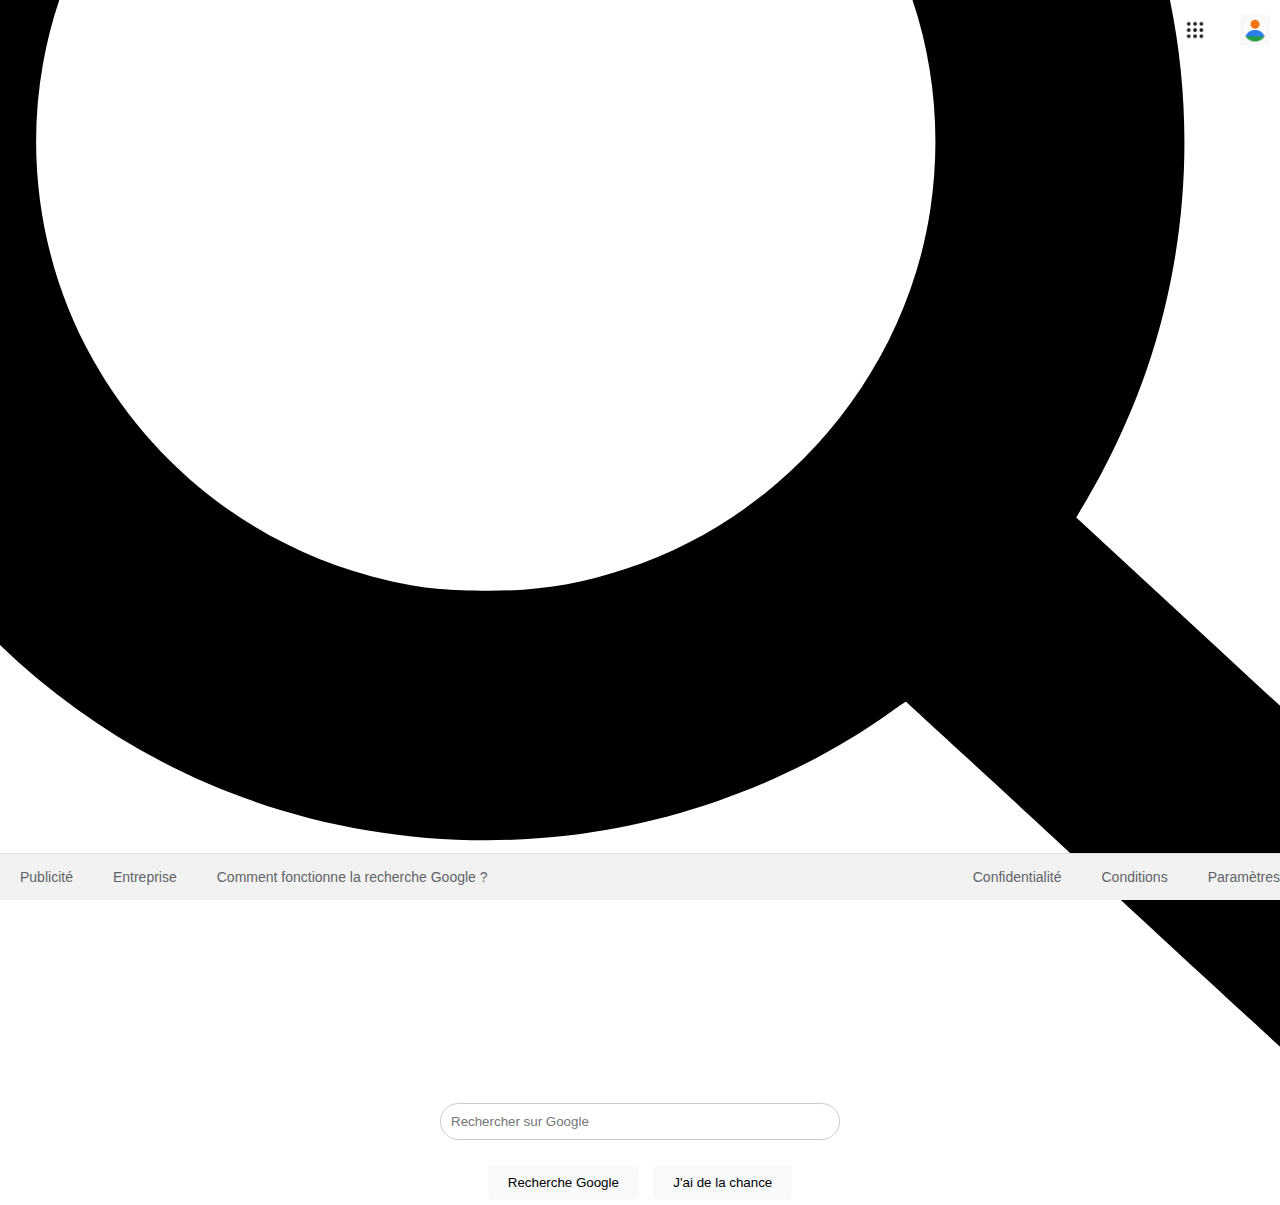
<file: ExerciceGoogle/index.html>
<html lang="fr">
<head>
  <meta charset="UTF-8">
  <title>Mini Google</title>
  <link rel="stylesheet" href="style.css">
</head>
<body>
    <body>
        <header>
          <nav class="menu">
            <ul>
              <li><a href="#" class="test">Gmail</a></li>
              <li><a href="#" class="test">Images</a></li>
              <li><img src="./assets/MenuGoogle.png" alt="menu" width="30" class="assetgoogle">
              <li><img src="./assets/profil.png" alt="menu" width="30" class="assetgoogle">
            </ul>
          </nav>
        </header>
      </body>
<div class="main">
    <img src="./assets/Google.png" alt="Google" width="200" class="image">
  


    <div class="search-box">
        <label for="search-input" class="search-icon">
          <img src="./assets/loupe.svg" alt="Recherche">
        </label>
        <input type="text" id="search-input" placeholder="Rechercher sur Google">
      </div>
      


  <div class="buttons">
    <button>Recherche Google</button>
    <button>J'ai de la chance</button>
  </div>
</div>
  <footer class="footer">
    <div class="footer-left">
      <a href="#">Publicité</a>
      <a href="#">Entreprise</a>
      <a href="#">Comment fonctionne la recherche Google ?</a>
    </div>
    <div class="footer-right">
      <a href="#">Confidentialité</a>
      <a href="#">Conditions</a>
      <a href="#">Paramètres</a>
    </div>
  </footer>
  </body>
</html>
</file>
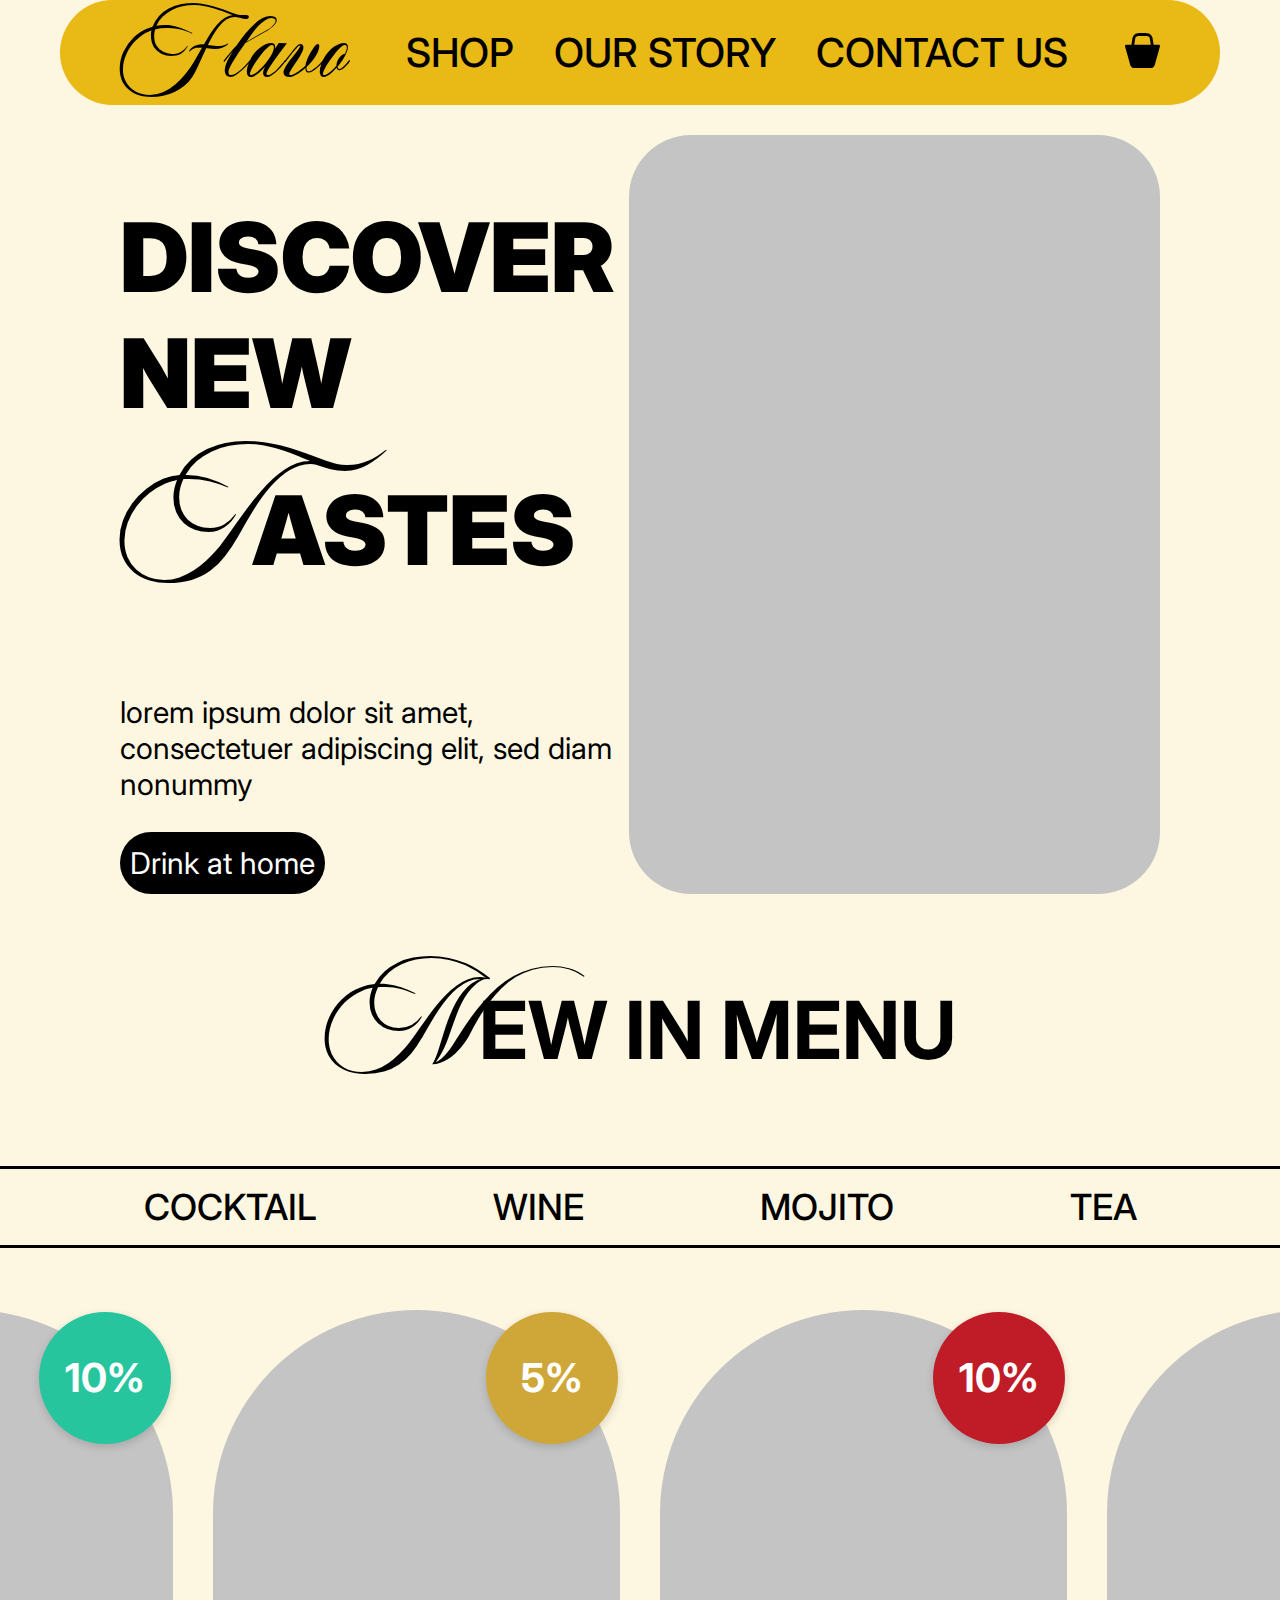
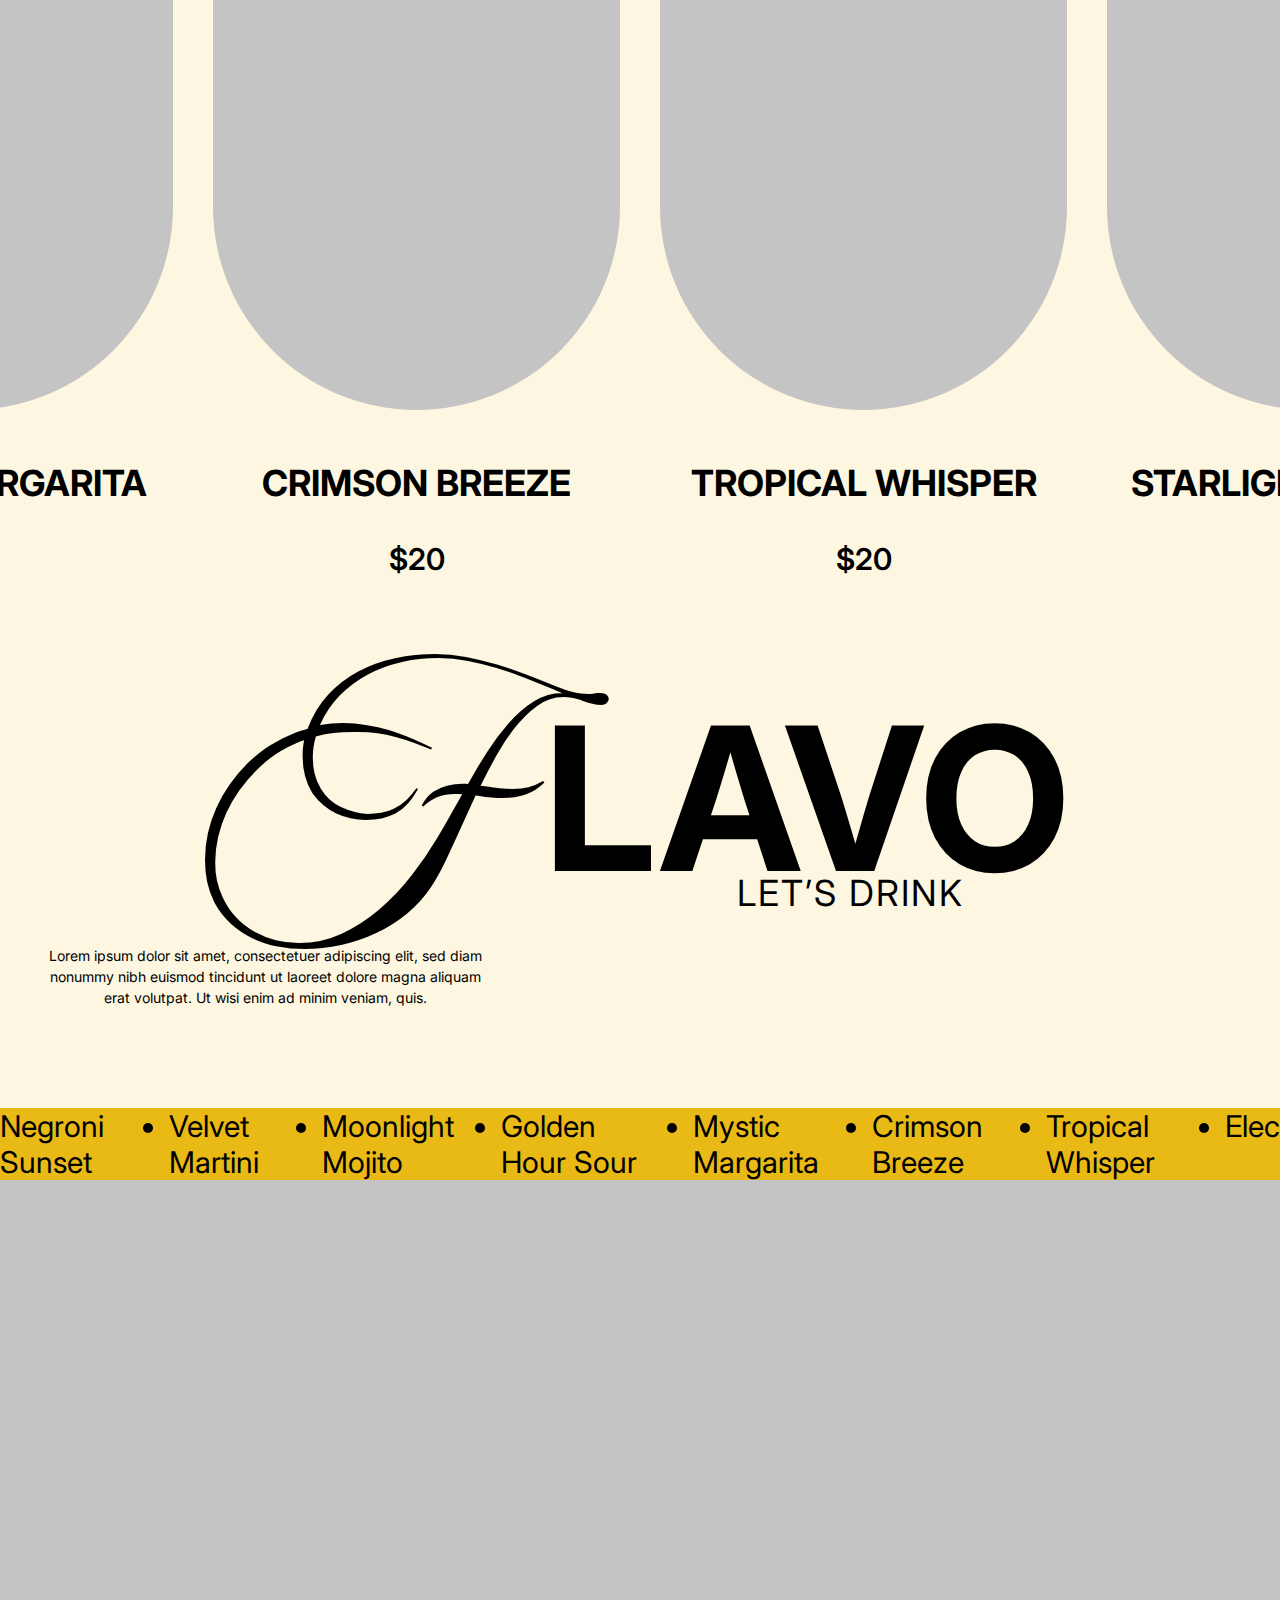
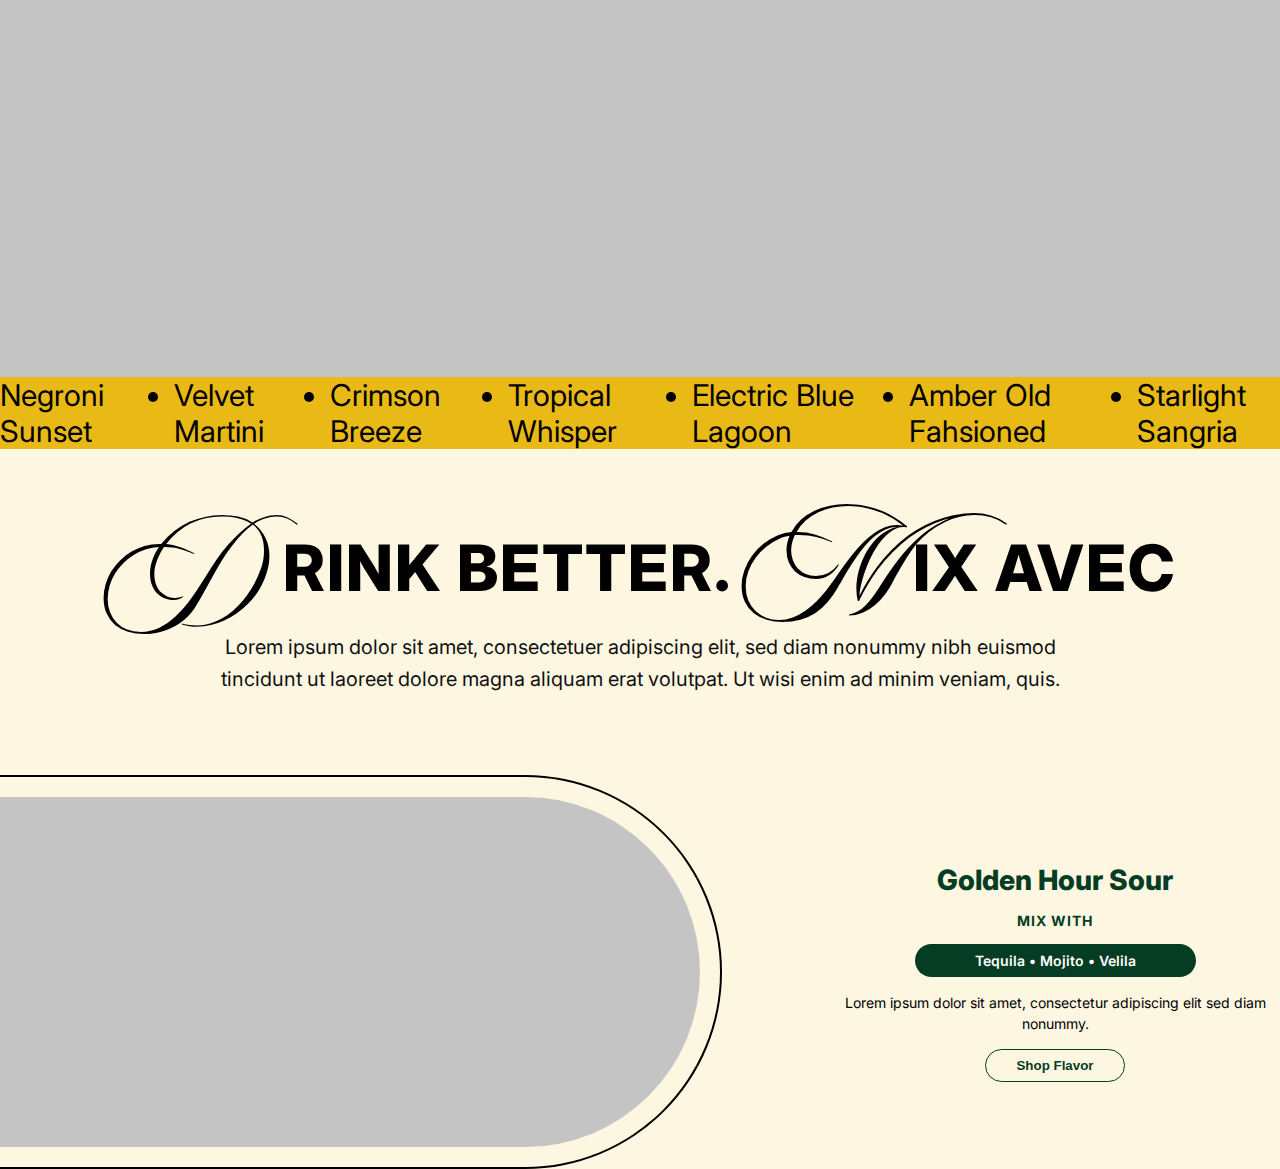
<file: Integration Figma/index.html>
<!DOCTYPE html>
<html lang="en">
<head>
    <meta charset="UTF-8">
    <meta name="viewport" content="width=device-width, initial-scale=1.0">
    <title>Document</title>
    <link rel="stylesheet" href="style.css">   
</head>
    <nav class="yellownav">
        <div>
            <h1>Flavo</h1>
        </div>
        <div class="menu">
            <li>SHOP</li>
            <li>OUR STORY</li>
            <li>CONTACT US</li>
        </div>
        <div>
            <svg width="35" height="35" viewBox="0 0 35 35" fill="none" xmlns="http://www.w3.org/2000/svg">
                <path d="M33.6365 11.6667H28.5757L27.4972 4.87083C27.2798 3.84262 26.8026 2.89566 26.116 2.13049C25.4295 1.36533 24.5593 0.810533 23.5978 0.525C22.6315 0.198856 21.6255 0.0220206 20.6111 0H14.4165C13.4021 0.0220206 12.3961 0.198856 11.4298 0.525C10.4683 0.810533 9.59813 1.36533 8.91159 2.13049C8.22504 2.89566 7.74778 3.84262 7.53047 4.87083L6.45193 11.6667H1.39112C1.17331 11.6653 0.95827 11.7182 0.763517 11.821C0.568764 11.9239 0.399809 12.0739 0.270417 12.2587C0.141026 12.4435 0.0548581 12.6579 0.018935 12.8845C-0.0169881 13.111 -0.00165026 13.3434 0.0636982 13.5625L5.26278 31.9375C5.52747 32.8252 6.05362 33.6007 6.76479 34.1515C7.47596 34.7022 8.33511 34.9994 9.2174 35H25.8102C26.6878 34.9933 27.5407 34.6932 28.2463 34.1429C28.952 33.5926 29.4739 32.8204 29.7372 31.9375L34.9363 13.5625C35.0009 13.3457 35.0167 13.116 34.9822 12.8916C34.9477 12.6673 34.864 12.4545 34.7378 12.2704C34.6115 12.0862 34.4462 11.9357 34.255 11.8309C34.0638 11.7261 33.852 11.6698 33.6365 11.6667ZM9.27271 11.6667L10.2683 5.3375C10.3774 4.82074 10.6306 4.3502 10.9953 3.98638C11.3599 3.62256 11.8194 3.38207 12.3147 3.29583C12.995 3.06833 13.703 2.94292 14.4165 2.91667H20.6111C21.3357 2.94194 22.0455 3.06833 22.7405 3.29583C23.2358 3.38207 23.6953 3.62256 24.06 3.98638C24.4247 4.3502 24.6779 4.82074 24.787 5.3375L25.7549 11.6667H9.16209H9.27271Z" fill="black"/>
              </svg>
        </div>
    </nav>

    <section class="discover">
        <div class="left_section">
            <h1>DISCOVER<br>NEW<br><span class="tastes">T</span>ASTES</h1>
            <p>lorem ipsum dolor sit amet, consectetuer adipiscing elit, sed diam nonummy</p>
            <div class="drink_button"><p>Drink at home</p></div>
        </div>
        <div class="image-placeholder"></div>
    </section>
    <h1 class="newmenu"><span class="tastes">N</span>EW IN MENU</h1>
    <div class="nav2">
        <li>COCKTAIL</li>
        <li>WINE</li>
        <li>MOJITO</li>
        <li>TEA</li>
    </div>
    <section class="cocktail">
        <div class="placeholder2">
            <div class="promo-badge un">10%</div>
            <div class="image-placeholder2"></div>
            <div class="text">
                <p>MYSTIC MARGARITA</p>
                <span>$20</span>
            </div>
        </div>
        <div class="placeholder2">
            <div class="promo-badge deux">5%</div>
            <div class="image-placeholder2"></div>
            <div class="text">
                <p>CRIMSON BREEZE</p>
                <span>$20</span>
            </div>
        </div>
        <div class="placeholder2">
            <div class="promo-badge trois">10%</div>
            <div class="image-placeholder2"></div>
            <div class="text">
                <p>TROPICAL WHISPER</p>
                <span>$20</span>
            </div>
        </div>
        <div class="placeholder2">
            <div class="promo-badge quatre">12%</div>
            <div class="image-placeholder2"></div>
            <div class="text">
                <p>STARLIGHT SANGRIA</p>
                <span>$20</span>
            </div>
        </div>
    </section>
    <section class="hero-logo">
        <h1 class="brand-title">
          <span class="script">F</span>LAVO
        </h1>
        <h2 class="subtitle">LET’S DRINK</h2>
        <p class="description">
          Lorem ipsum dolor sit amet, consectetuer adipiscing elit, sed diam nonummy nibh euismod tincidunt ut 
          laoreet dolore magna aliquam erat volutpat. Ut wisi enim ad minim veniam, quis.
        </p>
    </section>  
    <div class="lign">
        <li>Negroni Sunset</li>
        <li>Velvet Martini</li>
        <li>Moonlight Mojito</li>
        <li>Golden Hour Sour</li>
        <li>Mystic Margarita</li>
        <li>Crimson Breeze</li>
        <li>Tropical Whisper</li>
        <li>Elec</li>
    </div>
    <div class="image-placeholder3"></div>
    <div class="lign">
        <li>Negroni Sunset</li>
        <li>Velvet Martini</li>
        <li>Crimson Breeze</li>
        <li>Tropical Whisper</li>
        <li>Electric Blue Lagoon</li>
        <li>Amber Old Fahsioned</li>
        <li>Starlight Sangria</li>
    </div>
    <section class="drink-section">
        <h2 class="drink-title">
          <span class="script">D</span>RINK BETTER.
          <span class="script">M</span>IX AVEC
        </h2>
      
        <p class="drink-description">
          Lorem ipsum dolor sit amet, consectetuer adipiscing elit, sed diam nonummy nibh euismod tincidunt ut 
          laoreet dolore magna aliquam erat volutpat. Ut wisi enim ad minim veniam, quis.
        </p>
    </section>
    <section class="golden-hour">
        <div class="image-border">
          <div class="image-placeholder4"></div>
        </div>
      
        <div class="text-content">
          <h2>Golden Hour Sour</h2>
          <p class="mix-with">MIX WITH</p>
          <div class="tags">Tequila • Mojito • Velila</div>
          <p class="description">
            Lorem ipsum dolor sit amet, consectetur adipiscing elit sed diam nonummy.
          </p>
          <button class="shop-btn">Shop Flavor</button>
        </div>
      </section>
      
                
<body>
    
</body>
</html>
</file>
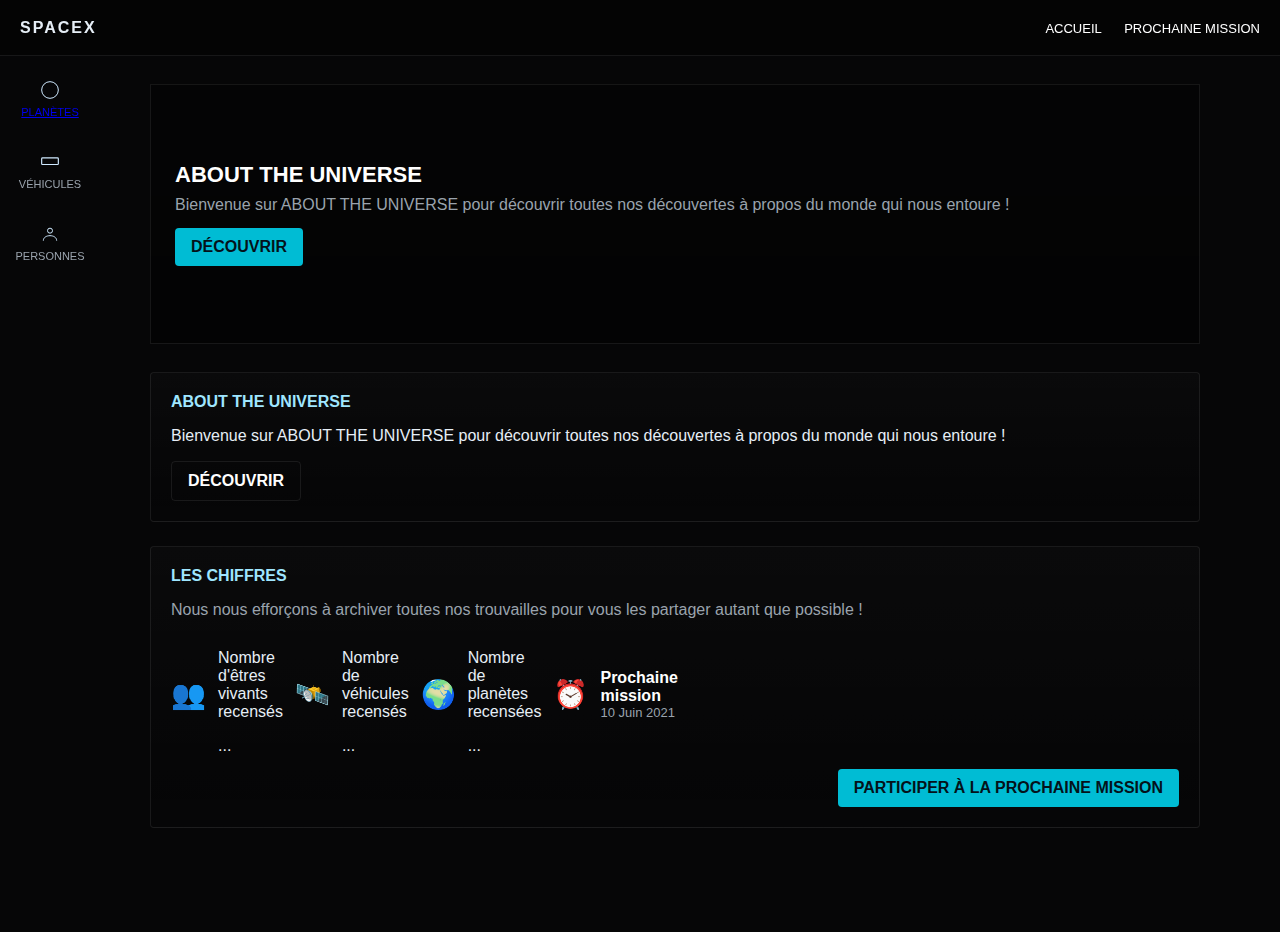
<file: ItsAboutSpace/index.html>
<!DOCTYPE html>
<html lang="fr">
<head>
    <meta charset="UTF-8">
    <meta name="viewport" content="width=device-width, initial-scale=1.0">
    <title>Its About Space</title>
    <link rel="stylesheet" href="style.css">
</head>
<body>
    <header class="topbar">
        <div class="brand">SPACEX</div>
        <nav class="topnav">
            <a href="#">ACCUEIL</a>
            <a href="#">PROCHAINE MISSION</a>
        </nav>
    </header>

    <aside class="sidebar">
        <ul>
            <li class="icon" data-endpoint="planets"><svg width="20" height="20" viewBox="0 0 24 24" fill="none" xmlns="http://www.w3.org/2000/svg" href="planete.html"><circle cx="12" cy="12" r="10" stroke="currentColor" stroke-width="1.2"/></svg><span><a href="planete.html">PLANÈTES</a></span></li>
            <li class="icon" data-endpoint="vehicles"><svg width="20" height="20" viewBox="0 0 24 24" fill="none" xmlns="http://www.w3.org/2000/svg"><rect x="2" y="7" width="20" height="8" stroke="currentColor" stroke-width="1.4" rx="1"/></svg><span>VÉHICULES</span></li>
            <li class="icon" data-endpoint="people"><svg width="20" height="20" viewBox="0 0 24 24" fill="none" xmlns="http://www.w3.org/2000/svg"><circle cx="12" cy="8" r="3" stroke="currentColor" stroke-width="1.2"/><path d="M4 20c0-4 4-6 8-6s8 2 8 6" stroke="currentColor" stroke-width="1.2"/></svg><span>PERSONNES</span></li>
        </ul>
    </aside>

    <main class="content">
        <section class="hero">
            <div class="hero-inner">
                <h1>ABOUT THE UNIVERSE</h1>
                <p>Bienvenue sur ABOUT THE UNIVERSE pour découvrir toutes nos découvertes à propos du monde qui nous entoure !</p>
                <a class="btn" href="#about">DÉCOUVRIR</a>
            </div>
        </section>

        <section id="about" class="panel about">
            <h2>ABOUT THE UNIVERSE</h2>
            <p>Bienvenue sur ABOUT THE UNIVERSE pour découvrir toutes nos découvertes à propos du monde qui nous entoure !</p>
            <a class="btn outline" href="#">DÉCOUVRIR</a>
        </section>

        <section class="panel stats">
            <h2>LES CHIFFRES</h2>
            <p class="muted">Nous nous efforçons à archiver toutes nos trouvailles pour vous les partager autant que possible !</p>
            <div class="stats-grid">
                <div class="stat">
                    <div class="stat-icon">👥</div>
                    <div class="stat-body">
                        <p>Nombre d'êtres vivants recensés</p>
                        <span id="count-people">...</span> </div>
                <div class="stat">
                    <div class="stat-icon">🛰️</div>
                    <div class="stat-body">
                        <p>Nombre de véhicules recensés</p>
                        <span id="count-vehicles">...</span> </div>
                    <div class="stat-icon">🌍</div>
                    <div class="stat-body">
                        <p>Nombre de planètes recensées</p>
                        <span id="count-planets">...</span> </div>
                    <div class="stat-icon">⏰</div>
                        <div class="stat-body">
                            <div class="stat-num">Prochaine mission</div>
                            <div class="stat-label">10 Juin 2021</div>
                        </div>
                    </div>
                </div>
            </div>
            <div class="panel-cta">
                <a class="btn" href="#">PARTICIPER À LA PROCHAINE MISSION</a>
            </div>
        </section>
        <script src="js/api.js"></script>
        <script src="js/dom.js"></script>
        <script src="js/planets.js"></script>
    </body>
</html>
</file>
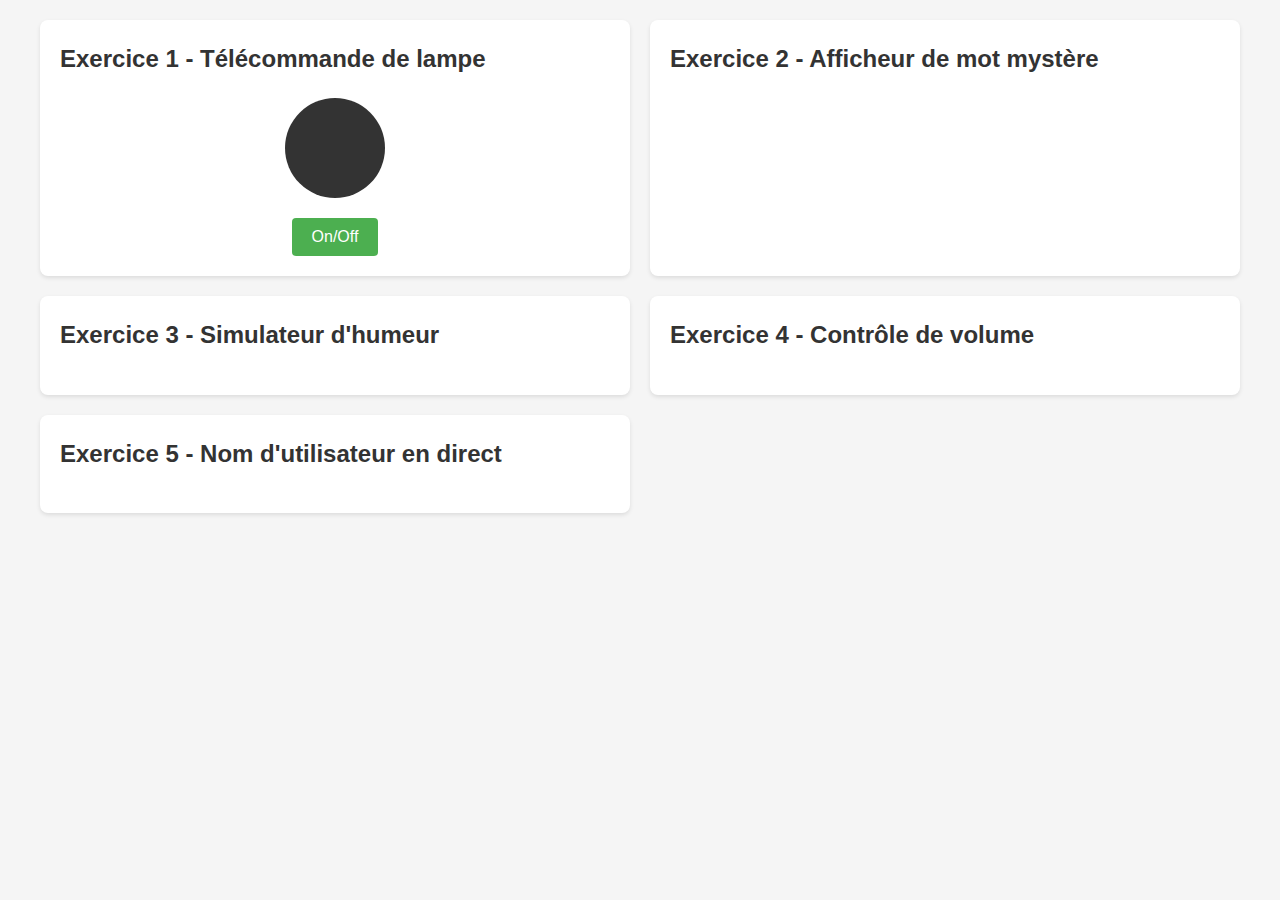
<file: R0006_Exercice/index.html>
<!DOCTYPE html>
<html lang="fr">
  <head>
    <meta charset="UTF-8" />
    <meta name="viewport" content="width=device-width, initial-scale=1.0" />
    <title>Exercices JavaScript - Manipulation du DOM</title>
    <link rel="stylesheet" href="./style.css" />
  </head>
  <body>
    <main class="exercises-grid">
      <!-- Exercice 1 - Télécommande de lampe -->
      <section class="exercise" id="ex1">
        <h2>Exercice 1 - Télécommande de lampe</h2>
        <div class="light-switch">
          <div class="light-bulb"></div>
          <button class="switch-btn">On/Off</button>
        </div>
      </section>

      <!-- Exercice 2 - Afficheur de mot mystère -->
      <section class="exercise" id="ex2">
        <h2>Exercice 2 - Afficheur de mot mystère</h2>
      </section>

      <!-- Exercice 3 - Simulateur d'humeur -->
      <section class="exercise" id="ex3">
        <h2>Exercice 3 - Simulateur d'humeur</h2>
      </section>

      <!-- Exercice 4 - Contrôle de volume -->
      <section class="exercise" id="ex4">
        <h2>Exercice 4 - Contrôle de volume</h2>
      </section>

      <!-- Exercice 5 - Nom d'utilisateur en direct -->
      <section class="exercise" id="ex5">
        <h2>Exercice 5 - Nom d'utilisateur en direct</h2>
      </section>
    </main>
    <script src="./script.js"></script>
  </body>
</html>
</file>
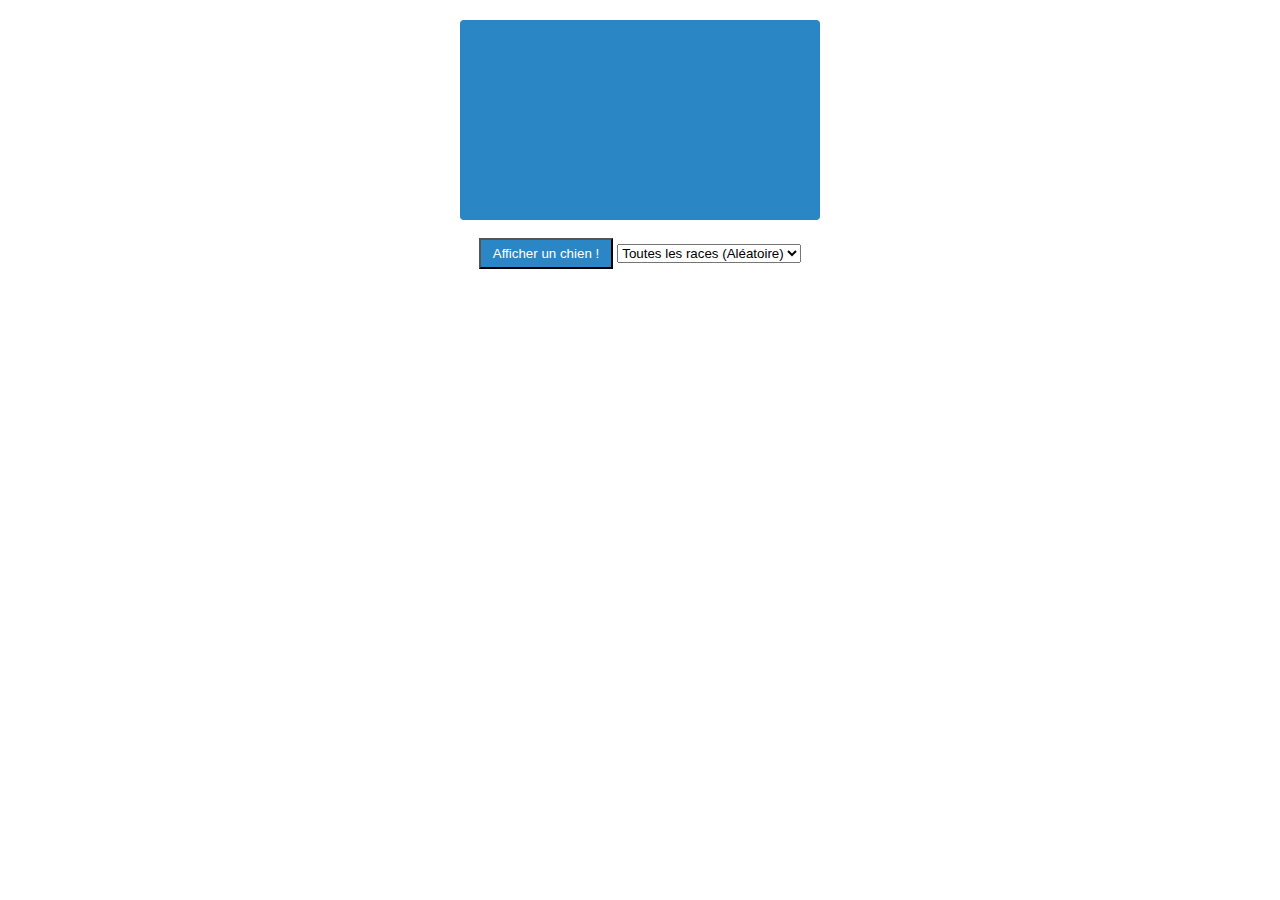
<file: Javascript/Dog_TP/index.html>
<!DOCTYPE html>
<html lang="fr">
<head>
    <meta charset="UTF-8">
    <meta name="viewport" content="width=device-width, initial-scale=1.0">
    <title>Afficheur de chiens</title>
    <link rel="stylesheet" href="style.css">
</head>
<body>
    <main class="section">
        <div id="cube" aria-hidden="true">
            <img id="chien-img" alt="Photo d'un chien">
        </div>
        <button id="montrer-chien">Afficher un chien !</button>
        <select name="race" id="race-select">
            <option value="all" selected>Toutes les races (Aléatoire)</option>
            <option value="doberman">doberman</option>
            <option value="labrador">labrador</option>
            <option value="husky">husky</option>
            <option value="pug">pug</option>
            <option value="bulldog">bulldog</option>
        </select>
    </main>
    <script src="script.js"></script>
</body>
</html>
</file>
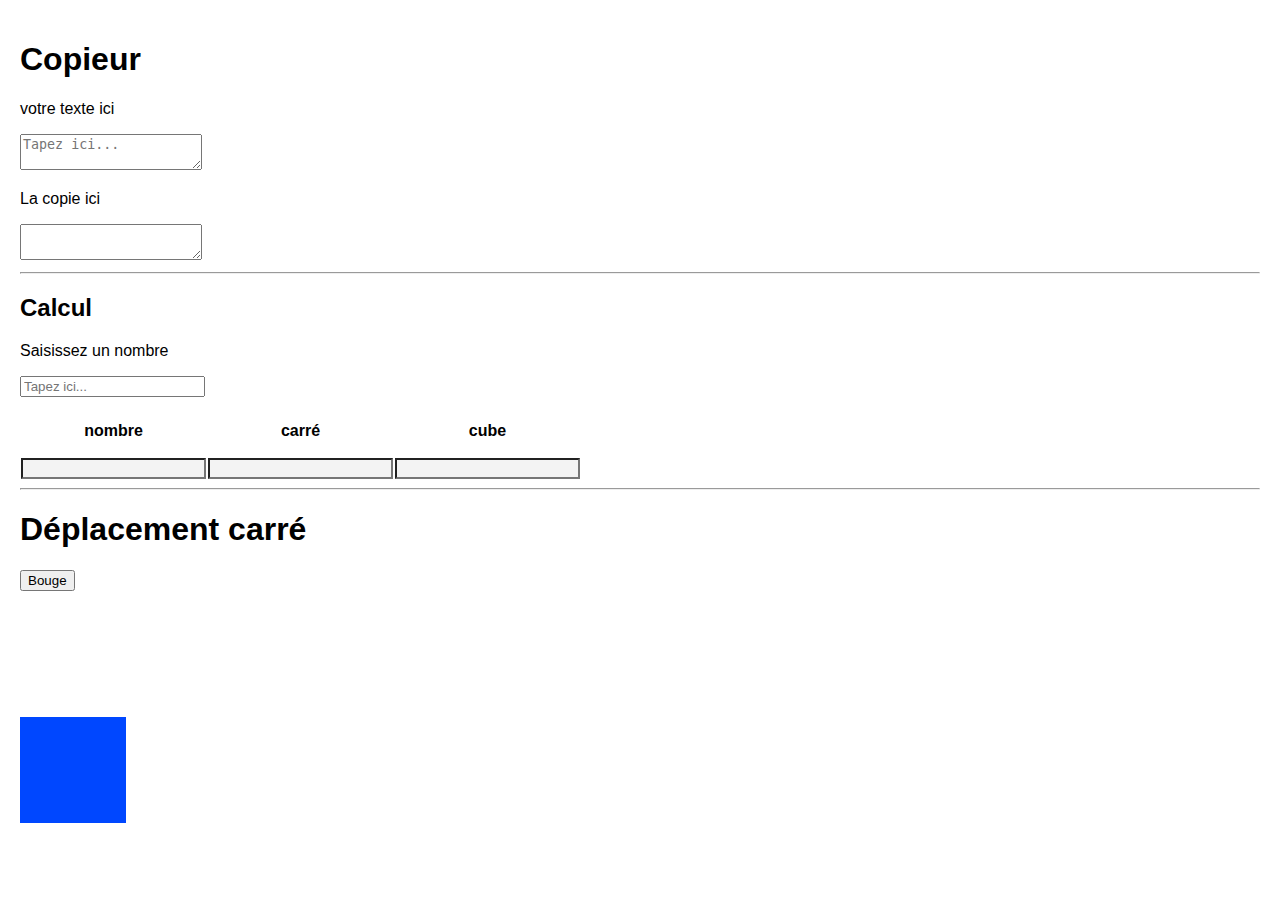
<file: Javascript/quasar_js2/exercice2/index.html>
<!DOCTYPE html>
<html lang="fr">
<head>
    <meta charset="UTF-8">
    <meta name="viewport" content="width=device-width, initial-scale=1.0">
    <title>Déplacement carré</title>
    <link rel="stylesheet" href="style.css">
</head>
<body>

    <h1>Copieur</h1>
    <p>votre texte ici</p><textarea id="entree" placeholder="Tapez ici..."></textarea> 
    <p>La copie ici</p><textarea id="sortie" readonly></textarea>
    <hr>
    <h2>Calcul</h2>
    <p>Saisissez un nombre</p>
    <input type="text" id="texte" placeholder="Tapez ici...">
    <table>
        <tr>
            <th><p>nombre</p></th>
            <th><p>carré</p></th>
            <th><p>cube</p></th>
        </tr>
        <tr>
            <th><input type="text" id="nombre" readonly></th>
            <th><input type="text" id="carre" readonly></th>
            <th><input type="text" id="cubeNum" readonly></th>

        </tr>
    </table>
    <hr>
    <h1>Déplacement carré</h1>

    <div class="controls">
        <button id="step">Bouge</button>
    </div>
    <div class="grid" id="grid">
        <div class="cube" id="cube"></div>
    </div>


    <script src="script.js"></script>
</body>
</html>
</file>
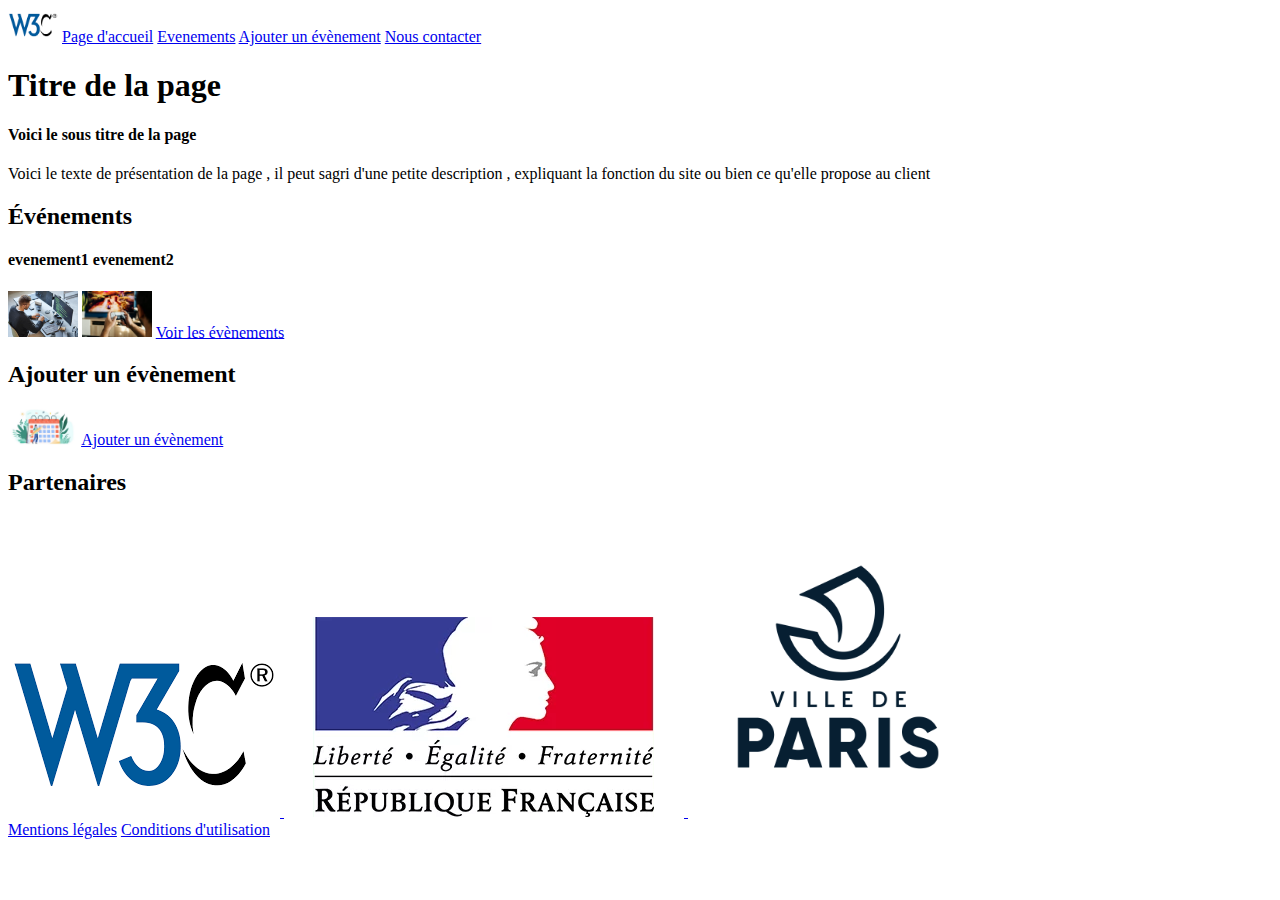
<file: EvenEarth/accueil.html>
<!DOCTYPE html>
<html lang="en">
<head>
    <meta charset="UTF-8">
    <meta http-equiv="X-UA-Compatible" content="IE=edge">
    <meta name="viewport" content="width=device-width, initial-scale=1.0">
    <link rel="icon" type="image/png" href="./assets/images.png">
    <title>Accueil</title>
</head>
<body>
    <header>
        <nav>
            <img src="./assets/images.png" alt="W3C"  width="50">
            <a href="accueil.html">Page d'accueil</a>
            <a href="evenement.html">Evenements</a>
            <a href="ajouterevenement.html">Ajouter un évènement</a>
            <a href="nouscontacter.html">Nous contacter</a>
          </nav>
    </header>
    <H1>Titre de la page</H1>
    <h4>Voici le sous titre de la page</h4>
    <p>Voici le texte de présentation de la page , il peut sagri d'une petite description , expliquant la fonction du site ou bien ce qu'elle propose au client</p>

    <section>
        <h2>Événements</h2>
            <h4>evenement1  evenement2</h4>
            <img src="./assets/developpeur-web.jpg" alt="developpement" width="70">
            <img src="./assets/jeux-video-2022-scaled.jpg" alt="developpement" width="70">
            <a href="evenement.html">Voir les évènements</a>
    </section>
    <section>
        <h2>Ajouter un évènement</h2>
        <img src="./assets/ajouteraucalendrier.png" alt="calendrier" width="70">
        <a href="ajouterevenement.html">Ajouter un évènement</a>
          
    </section>
    <section>
        <h2>Partenaires</h2>
        <a href="https://www.w3.org">
            <img src="./assets/images.png" alt="W3C">
          </a>
          <a href="https://www.info.gouv.fr">
            <img src="./assets/logo-etat-francais.png.webp" alt="Etat">
          </a>
          <a href="https://www.paris.fr">
            <img src="./assets/ob_213c41_72-5edf6375dc5e1-orig-1.png" alt="Mairie de Paris" width="300">
          </a>             
    </section>
    <footer>
        <nav>
            <a href="#">Mentions légales</a>
            <a href="#">Conditions d'utilisation</a>
        </nav>
    </footer>
</body>
</html>
</file>
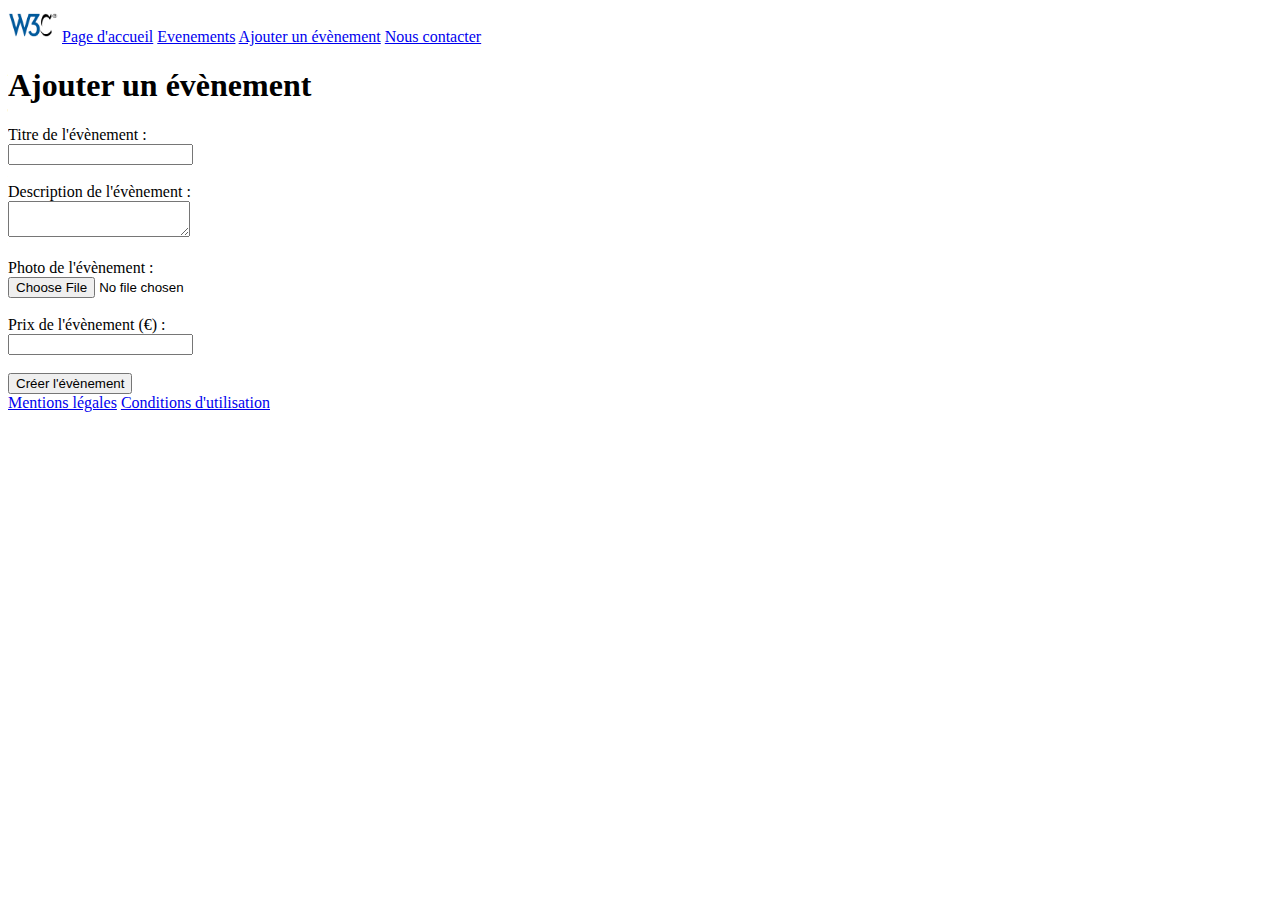
<file: EvenEarth/ajouterevenement.html>
<!DOCTYPE html>
<html lang="en">
<head>
    <meta charset="UTF-8">
    <meta http-equiv="X-UA-Compatible" content="IE=edge">
    <meta name="viewport" content="width=device-width, initial-scale=1.0">
    <title>Ajouter un évènement</title>
</head>
<body>
    <header>
        <nav>
            <img src="./assets/images.png" alt="W3C"  width="50">
            <a href="accueil.html">Page d'accueil</a>
            <a href="evenement.html">Evenements</a>
            <a href="ajouterevenement.html">Ajouter un évènement</a>
            <a href="nouscontacter.html">Nous contacter</a>
          </nav>
    </header>
    <h1>Ajouter un évènement</h1>
    <form action="#">
        
        <label for="titre">Titre de l'évènement :</label><br>
        <input type="text" id="titre" name="titre" required><br><br>
      
        <label for="description">Description de l'évènement :</label><br>
        <textarea id="description" name="description" required></textarea><br><br>
      
        <label for="photo">Photo de l'évènement :</label><br>
        <input type="file" id="photo" name="photo" accept="image/*"><br><br>
      
        <label for="prix">Prix de l'évènement (€) :</label><br>
        <input type="number" id="prix" name="prix" required><br><br>
      
        <button type="submit">Créer l'évènement</button>
      </form>
      <footer>
        <nav>
            <a href="#">Mentions légales</a>
            <a href="#">Conditions d'utilisation</a>
        </nav>
    </footer>
</body>
</html>
</file>
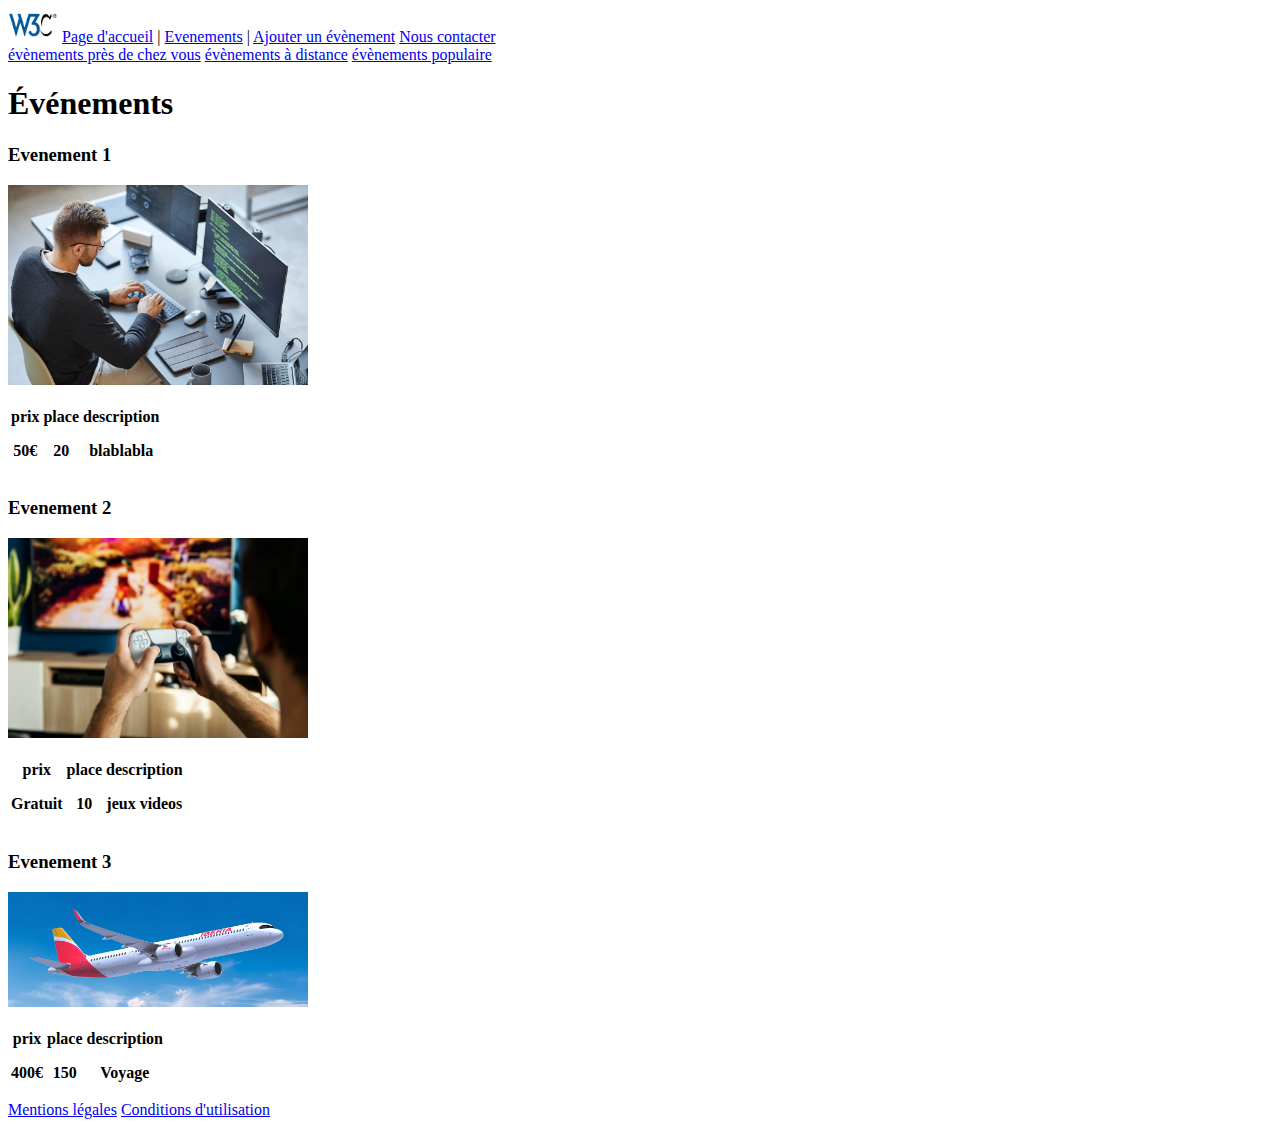
<file: EvenEarth/evenement.html>
<!DOCTYPE html>
<html lang="en">
<head>
    <meta charset="UTF-8">
    <meta http-equiv="X-UA-Compatible" content="IE=edge">
    <meta name="viewport" content="width=device-width, initial-scale=1.0">
    <title>Evenement</title>
</head>
<body>
    <header>
        <nav>
            <img src="./assets/images.png" alt="W3C"  width="50">
            <a href="accueil.html">Page d'accueil</a> |
            <a href="evenement.html">Evenements</a> |
            <a href="ajouterevenement.html">Ajouter un évènement</a>
            <a href="nouscontacter.html">Nous contacter</a>
          </nav>
    </header>
    <header>
        <nav>
            <a href="#evenement1">évènements près de chez vous</a> 
            <a href="#evenement2">évènements à distance</a> 
            <a href="#evenement3">évènements populaire</a>
          </nav>
    </header>
    <h1>Événements</h1>

    <section id="evenement1">
        <h3>Evenement 1</h3>
        <img src="./assets/developpeur-web.jpg" alt="Developpeur" width="300">
        <table>
            <th><p>prix</p><p>50€</p></th>
            <th><p>place</p><p>20</p></th>
            <th><p>description</p><p>blablabla</p></th>
        </table>
    </section>
    <section id="evenement2">
        <h3>Evenement 2</h3>
        <img src="./assets/jeux-video-2022-scaled.jpg" alt="jeux-video" width="300">
        <table>
            <th><p>prix</p><p>Gratuit</p></th>
            <th><p>place</p><p>10</p></th>
            <th><p>description</p><p>jeux videos</p></th>
        </table>
    </section>
    <section id="evenement3">
        <h3>Evenement 3</h3>
        <img src="./assets/desarrollo_airbus_A321XLR.jpg" alt="Avion" width="300">
        <table>
            <th><p>prix</p><p>400€</p></th>
            <th><p>place</p><p>150</p></th>
            <th><p>description</p><p>Voyage</p></th>
        </table>
    </section>
    <footer>
        <nav>
            <a href="#">Mentions légales</a>
            <a href="#">Conditions d'utilisation</a>
        </nav>
    </footer>
</body>
</html>
</file>
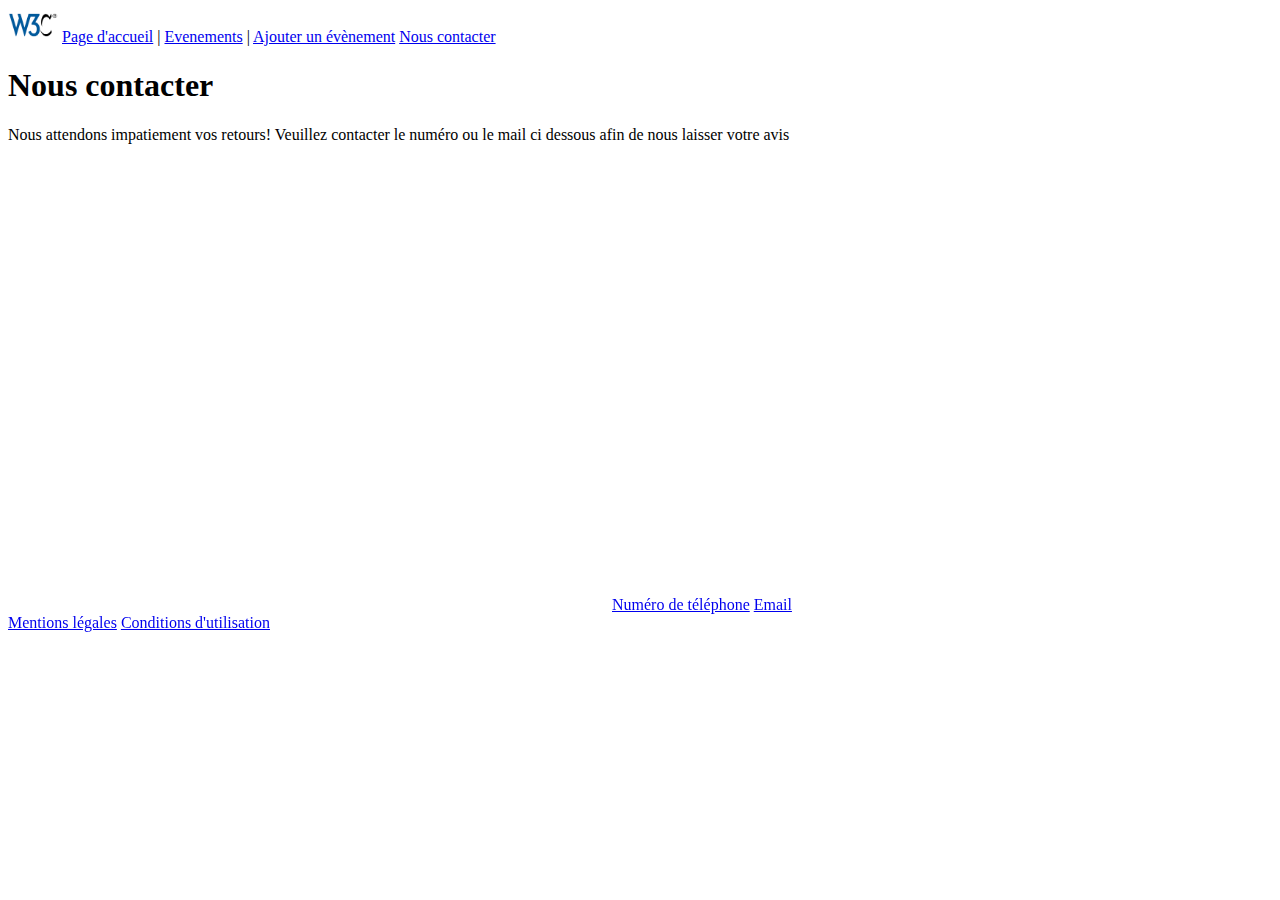
<file: EvenEarth/nouscontacter.html>
<!DOCTYPE html>
<html lang="en">
<head>
    <meta charset="UTF-8">
    <meta http-equiv="X-UA-Compatible" content="IE=edge">
    <meta name="viewport" content="width=device-width, initial-scale=1.0">
    <title>Nous Contacter</title>
</head>
<body>
    <header>
        <nav>
            <img src="./assets/images.png" alt="W3C"  width="50">
            <a href="accueil.html">Page d'accueil</a> |
            <a href="evenement.html">Evenements</a> |
            <a href="ajouterevenement.html">Ajouter un évènement</a>
            <a href="nouscontacter.html">Nous contacter</a>
          </nav>
    </header>
    <H1>Nous contacter</H1>
    <p>Nous attendons impatiement vos retours! Veuillez contacter le numéro ou le mail ci dessous afin de nous laisser votre avis</p>
    <iframe src="https://www.google.com/maps/embed?pb=!1m18!1m12!1m3!1d2624.978510475801!2d2.3704823766216467!3d48.858620171332156!2m3!1f0!2f0!3f0!3m2!1i1024!2i768!4f13.1!3m3!1m2!1s0x47e66db131e28511%3A0xdaacba6a1d359a9!2sCloud%20Campus!5e0!3m2!1sfr!2sfr!4v1758637417341!5m2!1sfr!2sfr" width="600" height="450" style="border:0;" allowfullscreen="" loading="lazy" referrerpolicy="no-referrer-when-downgrade"></iframe>
    <a href="tel:+123456789">Numéro de téléphone</a>
    <a href="mailto:m.bluth@example.com">Email</a>
    <footer>
        <nav>
            <a href="#">Mentions légales</a>
            <a href="#">Conditions d'utilisation</a>
        </nav>
    </footer>
</body>
</html>
</file>
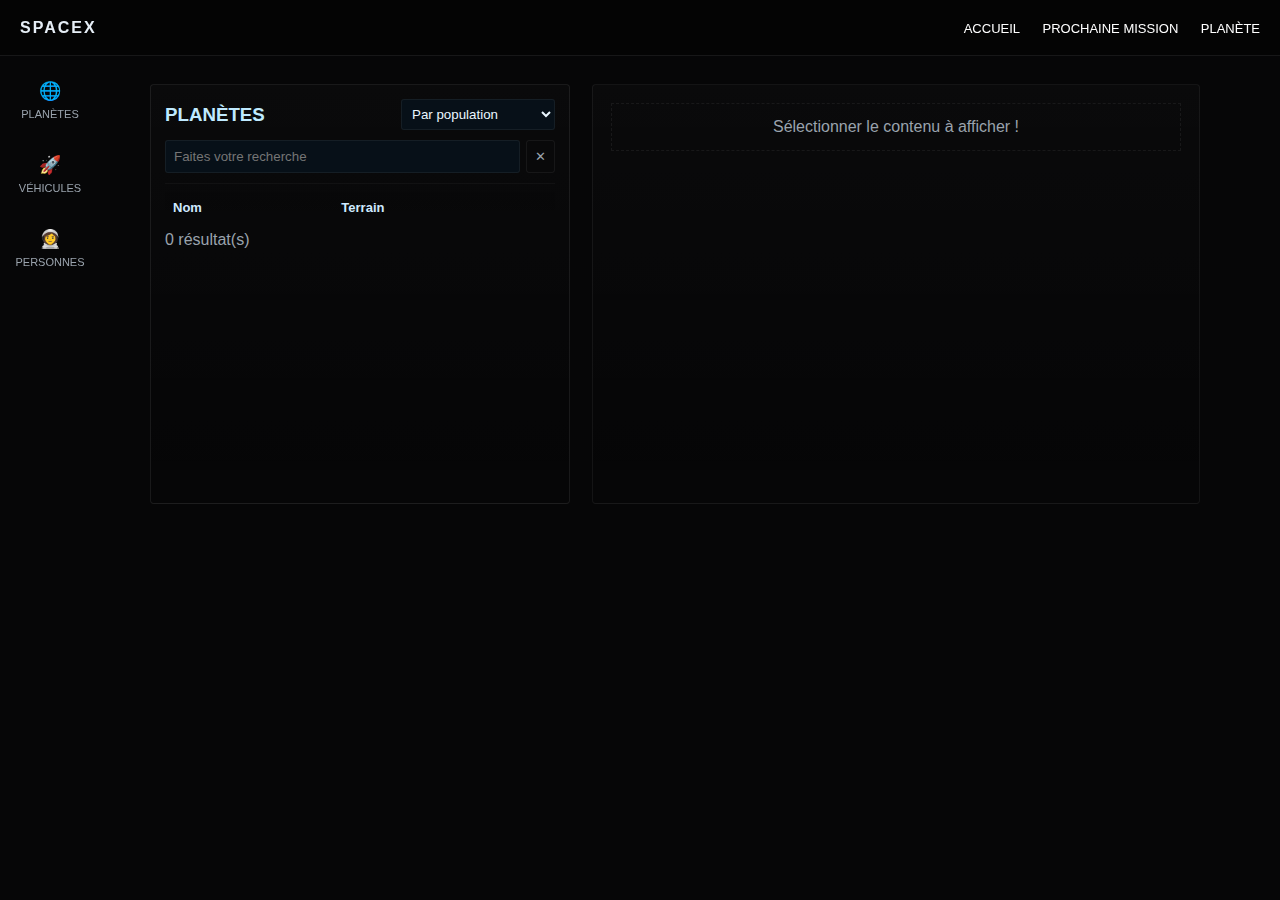
<file: ItsAboutSpace/planete.html>
<!DOCTYPE html>
<html lang="fr">
<head>
    <meta charset="utf-8">
    <meta name="viewport" content="width=device-width,initial-scale=1">
    <title>Planètes — Its About Space</title>
    <link rel="stylesheet" href="style.css">
</head>
<body>
    <header class="topbar">
        <div class="brand">SPACEX</div>
        <nav class="topnav">
            <a href="index.html">ACCUEIL</a>
            <a href="#">PROCHAINE MISSION</a>
            <a href="planete.html">PLANÈTE</a>
        </nav>
    </header>

    <aside class="sidebar">
        <ul>
            <li class="icon" data-endpoint="planets">🌐<span>PLANÈTES</span></li>
            <li class="icon" data-endpoint="vehicles">🚀<span>VÉHICULES</span></li>
            <li class="icon" data-endpoint="people">👩‍🚀<span>PERSONNES</span></li>
        </ul>
    </aside>

    <main class="content-wrapper">
        <div class="page-frame">
            <main class="content planete-page">
                <div class="planete-grid">
                    <aside class="planete-list panel">
                        <div class="panel-header">
                            <h3>PLANÈTES</h3>
                            <div class="controls">
                                <select id="sort-select" aria-label="Trier">
                                    <option value="population_desc">Par population</option>
                                    <option value="population_asc">Par population (asc)</option>
                                    <option value="name_asc">Par nom (A→Z)</option>
                                </select>
                            </div>
                        </div>

                        <div class="search-row">
                            <input id="search-input" type="search" placeholder="Faites votre recherche" aria-label="Rechercher">
                            <button id="search-clear" title="Effacer">✕</button>
                        </div>

                        <div class="table-wrap">
                            <table class="planets-table" id="planets-table">
                                <thead>
                                    <tr><th>Nom</th><th>Terrain</th></tr>
                                </thead>
                                <tbody>
                                    <!-- remplissage dynamique -->
                                </tbody>
                            </table>
                        </div>

                        <div class="panel-footer muted" id="results-count">0 résultat(s)</div>
                    </aside>

                    <section class="panel selection-panel">
                        <div class="selection-empty muted">Sélectionner le contenu à afficher !</div>
                    </section>
                </div>
            </main>
        </div>
    </main>

        <script src="js/api.js"></script>
        <script src="js/dom.js"></script>
        <script src="js/planets.js"></script>
</body>
</html>
</file>
<file: ExerciceGoogle/style.css>
body {
    font-family: Arial, sans-serif;
    text-align: center;
    margin-top: 100px;
  }
  
  h1 {
    font-size: 50px;
    color: #4285F4; /* Bleu Google */
  }
  
  input {
    width: 400px;
    padding: 10px;
    margin: 20px 0;
    border-radius: 20px;
    border: 1px solid #ccc;
  }
  
  button {
    padding: 10px 20px;
    margin: 5px;
    border: none;
    border-radius: 5px;
    background-color: #f8f9fa;
    cursor: pointer;
  }
  
  button:hover {
    background-color: #e8e8e8;
  }

  .menu ul{
    display: flex;
    justify-content: flex-end;
    gap: 30px;
    list-style: none;
    margin-top: 15px;
    margin-right: 10px;
    margin-left: 10px;

  }

  body {
    margin: 0%;
    padding: 0%;
  }

div{
    justify-content: center;
}

.test{
    font-family: Arial, sans-serif;
    text-decoration: none;
    color: #000000;
}

.footer {
    background: #f2f2f2;
    border-top: 1px solid #ddd;
    display: flex;
    justify-content: space-between;
    padding: 15px 20px;
    font-size: 14px;
    height: auto;
    position: fixed; bottom: 0; width: 100%;
    
  }
  
  .footer a {
    color: #5f6368;
    text-decoration: none;
    margin-right: 20px;
  }
  
  .footer a:hover {
    text-decoration: underline;
  }
  
  .footer-left,
  .footer-right {
    display: flex;
    gap: 20px; /* espace entre les liens */
  }
  
  .main{
    display: flex; 
    flex-direction: column; 
    align-items: center;
    height: 50vh;
  }
</file>
<file: Integration Figma/style.css>
@font-face {
    font-family: 'Aston';
    src: url('./font/Aston\ Script.ttf') format('truetype');
    font-weight: normal;
    font-style: normal;
  }
  
  @font-face {
    font-family: 'Inter';
    src: url('./font/Inter-VariableFont_opsz\,wght.ttf') format('truetype');
    font-weight: 100 900;
    font-style: normal;
  }
  

html {
    background-color: #FDF7E1;
    max-width: 1920px;
    font-family: 'Inter';
}

body{
    padding: 0;
    margin: 0;
}

.yellownav {
     display: flex;
     justify-content: space-between;
     align-items: center;
     margin: 0 60px; 
     padding: 0 60px;
     background-color: #E9B915;
     border-radius: 60px;
     max-height: 105px;
}

.menu {
    display: flex;              
    gap: 40px;                  
    list-style: none;           
    font-weight: 500;
    font-size: 40px;
  }

.yellownav h1{
    font-family: 'Aston';
    font-size: 64px;
}

.image-placeholder {
    width: 100%;
    max-width: 1065px;
    height: auto;
    aspect-ratio: 1065 / 665;
    background-color: #c4c4c4;
    border-radius: 62px;
  }
  

.discover {
    display: flex;
    justify-content: space-around;
    margin-top: 30px;
    margin-left: 60px; 
    margin-right: 60px;
    padding: 0 60px;
}

.tastes{
    font-family: 'Aston';
    position: relative;
}

.drink_button{
    background-color: black;
    color: white;
    display: inline-block;
    border-radius: 45px;
    padding: 0 10px;
    height: 62px;
    display: inline-flex;          
    align-items: center;           
    justify-content: center;
}

.left_section h1{
    font-size: 96px;
    font-weight: 900;
}

.left_section p{
    font-size: 30px;
}

.newmenu{
    font-weight: 700;
    font-size: 80px;
    align-items: center;
    display: flex;
    justify-content: center;
}

.nav2{
    display: flex;              
    gap: 176px;                  
    list-style: none;           
    font-weight: 500;
    font-size: 36px;
    justify-content: center;
    padding: 16px 0px;
    border-top: 3px solid black;
    border-bottom: 3px solid black;
}

.cocktail {
    margin-top: 62px;
    margin-left: 100px;
    margin-right: 100px;
    display: flex;
    justify-content: center;
    align-items: flex-start;
    gap: 40px;
  }
  
  .placeholder2 {
    display: flex;
    flex-direction: column;
    align-items: center;
    justify-content: flex-start;
    height: auto;
  }
  
  .image-placeholder2 {
    width: 407px;
    height: 700px;
    background-color: #c4c4c4;
    border-radius: 300px;
    flex: 0 0 auto; 
  }
  
  .text {
    text-align: center;
    font-size: 36px;
    font-weight: 700;
    margin-top: 15px;
  }
  
  .text span {
    display: block;
    font-weight: 600;
    font-size: 30px;
    margin-top: 5px;
  }
  
  .placeholder2 {
    position: relative;
    display: flex;
    flex-direction: column;
    align-items: center;
  }
  
  .promo-badge {
    position: absolute;
    top: 2px;
    right: 2px;
    width: 132px;
    height: 132px; 
    color: white;
    font-weight: 700;
    border-radius: 50%;
    display: flex;
    align-items: center;
    justify-content: center;
    font-size: 40px;
    box-shadow: 0 3px 8px rgba(0, 0, 0, 0.15);
  }

  .un {
    background-color: #26c59e;
  }

  .deux{
    background-color: #CFA738;
  }

  .trois{
    background-color: #BF1C28;
  }

  .quatre{
    background-color: #F55931;
  }
  
  .hero-logo {
    text-align: center;
    padding: 100px 40px;
  }
  
  .brand-title {
    font-family: 'Inter', sans-serif;
    font-weight: 700;
    font-size: 200px;
    letter-spacing: 4px;
    color: #000;
    display: inline-flex;
    align-items: flex-end;
    justify-content: center;
    gap: 10px;
    margin: 0;
  }
  
  .brand-title .script {
    font-family: 'Aston', cursive;
    font-size: 200px;
    font-weight: 400;
    line-height: 0.7;
    position: relative;
    bottom: 40px;
  }
  
  .subtitle {
    font-family: 'Inter', sans-serif;
    font-weight: 400;
    font-size: 36px;
    letter-spacing: 2px;
    margin-top: -55px;
    margin-bottom: 30px;
    transform: translateX(210px)
  }
  
  .description {
    font-family: 'Inter', sans-serif;
    font-weight: 400;
    font-size: 20px;
    max-width: 800px;
    margin: 0 auto;
    line-height: 1.6;
    color: #111;
    margin-top: 90px;
  }
  
.lign{
    display: flex;            
    gap: 40px;                
    padding: 0;
    margin: 0;
    background-color: #E9B915;
}

.lign li{
    font-size: 30px;
    font-weight: 400;
}

.image-placeholder3 {
    width: 100%;
    max-width: 1920px;
    height: auto;
    aspect-ratio: 1920 / 1196;
    background-color: #c4c4c4;
  }

  .drink-section {
    text-align: center;
    padding: 80px 40px;
  }
  
  .drink-title {
    font-family: 'Inter', sans-serif;
    font-weight: 800;
    font-size: 64px;
    letter-spacing: 2px;
    display: inline-flex;   
    align-items: center;
    justify-content: center;
    gap: 10px;                 
    margin: 0;
    color: #000;
    flex-wrap: wrap;            
  }
  
  .drink-title .script {
    font-family: 'Aston', cursive;
    font-size: 80px;
    font-weight: 400;
    line-height: 0.6;
    position: relative;
    top: 10px;                  
  }
  
  .drink-description {
    font-family: 'Inter', sans-serif;
    font-size: 20px;
    font-weight: 400;
    max-width: 850px;          
    margin: 25px auto 0;
    line-height: 1.6;
    color: #111;
  }
  

.golden-hour {
    display: flex;
    align-items: center;
    justify-content: space-between;
    gap: 60px;
  }
  
 
  .image-border {
    display: flex;
    align-items: center;
    justify-content: center;
    padding: 20px;           
    padding-left: 0;        
    border: 2px solid black; 
    border-left: none;
    border-radius: 0 210px 210px 0;
    box-sizing: border-box;
  }
  
 
  .image-placeholder4 {
    background-color: #c4c4c4;
    width: 700px;
    height: 350px;
    border-radius: 0 200px 200px 0;
  }
  

  .text-content {
    display: flex;
    flex-direction: column;
    align-items: center;
    text-align: center;
    color: #053c24;
    font-family: 'Inter', sans-serif;
    gap: 15px;
  }
  
  .text-content h2 {
    font-size: 28px;
    font-weight: 800;
    margin: 0;
  }
  
  .text-content .mix-with {
    font-weight: 700;
    font-size: 14px;
    letter-spacing: 1px;
    margin: 0;
  }
  

  .tags {
    background-color: #053c24;
    color: white;
    padding: 8px 60px;
    border-radius: 20px;
    font-weight: 600;
    font-size: 14px;
  }
  

  .description {
    font-size: 14px;
    line-height: 1.5;
    color: black;
    max-width: 450px;
    margin: 0;
  }
  

  .shop-btn {
    background: none;
    border: 1px solid #053c24;
    border-radius: 20px;
    color: #053c24;
    padding: 8px 30px;
    font-weight: 600;
    cursor: pointer;
    transition: 0.2s ease;
  }
  
  .shop-btn:hover {
    background: #053c24;
    color: white;
  }
</file>
<file: ItsAboutSpace/style.css>
:root{
	--bg:#060607;
	--panel:#0e0f11;
	--muted:#9aa3ad;
	--accent:#00bcd4;
	--border:rgba(255,255,255,0.08);
}
*{box-sizing:border-box}
html,body{height:100%;margin:0;font-family:Inter,Segoe UI,Arial,sans-serif;color:#e6eef6;background:var(--bg)}

.topbar{height:56px;display:flex;align-items:center;justify-content:space-between;padding:0 20px;border-bottom:1px solid var(--border);position:fixed;left:0;right:0;top:0;background:rgba(0,0,0,0.3);z-index:20}
.brand{font-weight:700;letter-spacing:2px}
.topnav a{color:#fff;text-decoration:none;margin-left:18px;font-size:13px}

.sidebar{position:fixed;left:14px;top:72px;width:72px;bottom:24px}
.sidebar ul{list-style:none;padding:0;margin:0;display:flex;flex-direction:column;gap:18px}
.sidebar .icon{background:transparent;color:#cfe9ff;padding:8px 6px;border-radius:6px;display:flex;flex-direction:column;align-items:center;font-size:18px}
.sidebar .icon span{font-size:11px;margin-top:6px;color:var(--muted);}

.content{padding:84px 40px 80px 110px;max-width:1200px;margin:0 auto}

.hero{height:260px;background:linear-gradient(180deg, rgba(0,0,0,0.25), rgba(0,0,0,0.5)), url('') center/cover no-repeat;border:1px solid var(--border);display:flex;align-items:center;padding:24px;margin-bottom:28px}
.hero-inner h1{color:#fff;margin:0 0 8px;font-size:22px}
.hero-inner p{color:var(--muted);margin:0 0 14px}
.btn{display:inline-block;padding:10px 16px;background:var(--accent);color:#04121a;text-decoration:none;border-radius:4px;font-weight:600}
.btn.outline{background:transparent;border:1px solid var(--border);color:#fff}

.panel{background:linear-gradient(180deg, rgba(255,255,255,0.02), transparent);border:1px solid var(--border);padding:20px;margin-bottom:24px;border-radius:4px}
.panel h2{color:#9fe6ff;margin:0 0 8px;font-size:16px}
.panel .muted{color:var(--muted);margin-bottom:14px}

.stats-grid{display:grid;grid-template-columns:repeat(4,1fr);gap:18px;margin-top:12px}
.stat{display:flex;gap:12px;align-items:center}
.stat-icon{font-size:28px;color:var(--accent)}
.stat-num{font-weight:700;color:#fff}
.stat-label{color:var(--muted);font-size:13px}
.panel-cta{text-align:right;margin-top:14px}

@media(max-width:900px){
	.stats-grid{grid-template-columns:repeat(2,1fr)}
	.content{padding-left:24px}
	.sidebar{display:none}
}


/* Planete page specific */
.planete-page .planete-grid{display:flex;gap:22px}
.planete-list{width:420px;display:flex;flex-direction:column;padding:14px}
.planete-list .panel-header{display:flex;align-items:center;justify-content:space-between;margin-bottom:10px}
.planete-list h3{margin:0;color:#bfeaff}
.planete-list .controls select{background:#071018;border:1px solid rgba(255,255,255,0.06);color:#eaf7ff;padding:6px;border-radius:3px}
.search-row{display:flex;gap:6px;margin-bottom:10px}
.search-row input[type=search]{flex:1;padding:8px;background:#071018;border:1px solid rgba(255,255,255,0.06);color:#e6eef6;border-radius:3px}
.search-row button{background:transparent;border:1px solid rgba(255,255,255,0.06);color:var(--muted);padding:6px 8px;border-radius:3px;cursor:pointer}
.table-wrap{overflow:auto;max-height:420px;border-top:1px solid rgba(255,255,255,0.04);padding-top:8px}
.planets-table{width:100%;border-collapse:collapse}
.planets-table thead th{font-size:13px;text-align:left;padding:8px;color:#cfe9ff;background:linear-gradient(180deg, rgba(0,0,0,0.15), transparent)}
.planets-table tbody tr{border-bottom:1px solid rgba(255,255,255,0.04)}
.planets-table tbody td{padding:10px 8px;color:var(--muted);font-size:14px}
.planets-table tbody tr:hover td{background:rgba(255,255,255,0.01);color:#fff}
.panel-footer{padding-top:8px}

.selection-panel{flex:1;min-height:420px;border:1px solid rgba(255,255,255,0.06);display:flex;align-items:flex-start;justify-content:center;padding:18px}
.selection-panel .selection-empty{padding:14px;border:1px dashed rgba(255,255,255,0.06);width:100%;text-align:center}

@media(max-width:900px){
	.planete-page .planete-grid{flex-direction:column}
	.planete-list{width:100%}
}
.api-results .results-controls{display:flex;align-items:center;justify-content:space-between;margin-bottom:12px}
.api-results .loader{font-size:13px;color:var(--muted)}
.api-results .results-info.muted{color:var(--muted);font-size:13px}
.results-grid{display:grid;grid-template-columns:repeat(3,1fr);gap:12px}
.card{background:linear-gradient(180deg, rgba(255,255,255,0.02), rgba(255,255,255,0.01));border:1px solid rgba(255,255,255,0.06);padding:12px;border-radius:6px}
.card h3{margin:0 0 6px;font-size:15px;color:#dff7ff}
.card p{margin:0;color:var(--muted);font-size:13px}

@media(max-width:900px){
    .results-grid{grid-template-columns:repeat(1,1fr)}
}
</file>
<file: R0006_Exercice/style.css>
/* =========================================
   Styles généraux de l'interface
   ========================================= */
* {
  margin: 0;
  padding: 0;
  box-sizing: border-box;
}

body {
  font-family: Arial, sans-serif;
  line-height: 1.6;
  padding: 20px;
  background-color: #f5f5f5;
}

main {
  max-width: 1200px;
  margin: 0 auto;
}

/* Grille des exercices */
.exercises-grid {
  display: grid;
  grid-template-columns: repeat(2, 1fr);
  gap: 20px;
}

/* Style commun des exercices */
.exercise {
  background: white;
  padding: 20px;
  border-radius: 8px;
  box-shadow: 0 2px 4px rgba(0, 0, 0, 0.1);
}

h2 {
  color: #333;
  margin-bottom: 20px;
}

/* =========================================
   Styles des exercices
   ========================================= */

/* Styles communs pour les exercices */
input[type="text"],
input[type="range"] {
  padding: 8px;
  margin: 10px 0;
  width: 100%;
  max-width: 300px;
}

button {
  padding: 8px 16px;
  background-color: #4caf50;
  color: white;
  border: none;
  border-radius: 4px;
  cursor: pointer;
  transition: background-color 0.3s ease;
}

button:hover {
  background-color: #45a049;
}

.result,
.volume-display,
.welcome-message {
  margin-top: 10px;
  font-size: 18px;
  color: #333;
}

/* Exercice 1 - Télécommande de lampe */
.light-switch {
  display: flex;
  flex-direction: column;
  align-items: center;
  gap: 20px;
}

.light-bulb {
  width: 100px;
  height: 100px;
  border-radius: 50%;
  background-color: #333;
  transition: background-color 0.3s ease;
}

.light-bulb.on {
  background-color: #ffeb3b;
  box-shadow: 0 0 50px #ffeb3b;
}

.switch-btn {
  padding: 10px 20px;
  font-size: 16px;
  cursor: pointer;
  background-color: #4caf50;
  color: white;
  border: none;
  border-radius: 4px;
  transition: background-color 0.3s ease;
}

.switch-btn:hover {
  background-color: #45a049;
}

/* Exercice 2 - Afficheur de mot mystère */
/* TODO: Ajouter vos styles ici */

/* Exercice 3 - Simulateur d'humeur */
/* TODO: Ajouter vos styles ici */

/* Exercice 4 - Contrôle de volume */
/* TODO: Ajouter vos styles ici */

/* Exercice 5 - Nom d'utilisateur en direct */
/* TODO: Ajouter vos styles ici */
</file>
<file: Javascript/Dog_TP/style.css>
/* Styles pour l'afficheur de chiens */
.section { text-align: center; }
#cube {
	width: 360px;
	height: 200px;
	background: #2b86c5;
	margin: 20px auto 6px auto;
	display: flex;
	align-items: center;
	justify-content: center;
	border-radius: 4px;
}
#chien-img {
	max-width: 100%;
	max-height: 100%;
	display: none;
}
button#montrer-chien {
	display: inline-block;
	margin-top: 12px;
	padding: 6px 12px;
	background: #2b86c5;
	color: white;
}
</file>
<file: Javascript/quasar_js2/exercice2/style.css>
body{font-family:Arial,Helvetica,sans-serif;padding:12px}
.grid{width:220px;height:220px;display:grid;grid-template:repeat(2,1fr)/repeat(2,1fr);gap:8px;margin:12px 0}
.grid>.cube{background:#0047ff;width:100%;height:100%}


.controls{margin-bottom:8px}
table{margin-top:8px;border-collapse:collapse}
input[readonly]{background:#f3f3f3}
</file>
